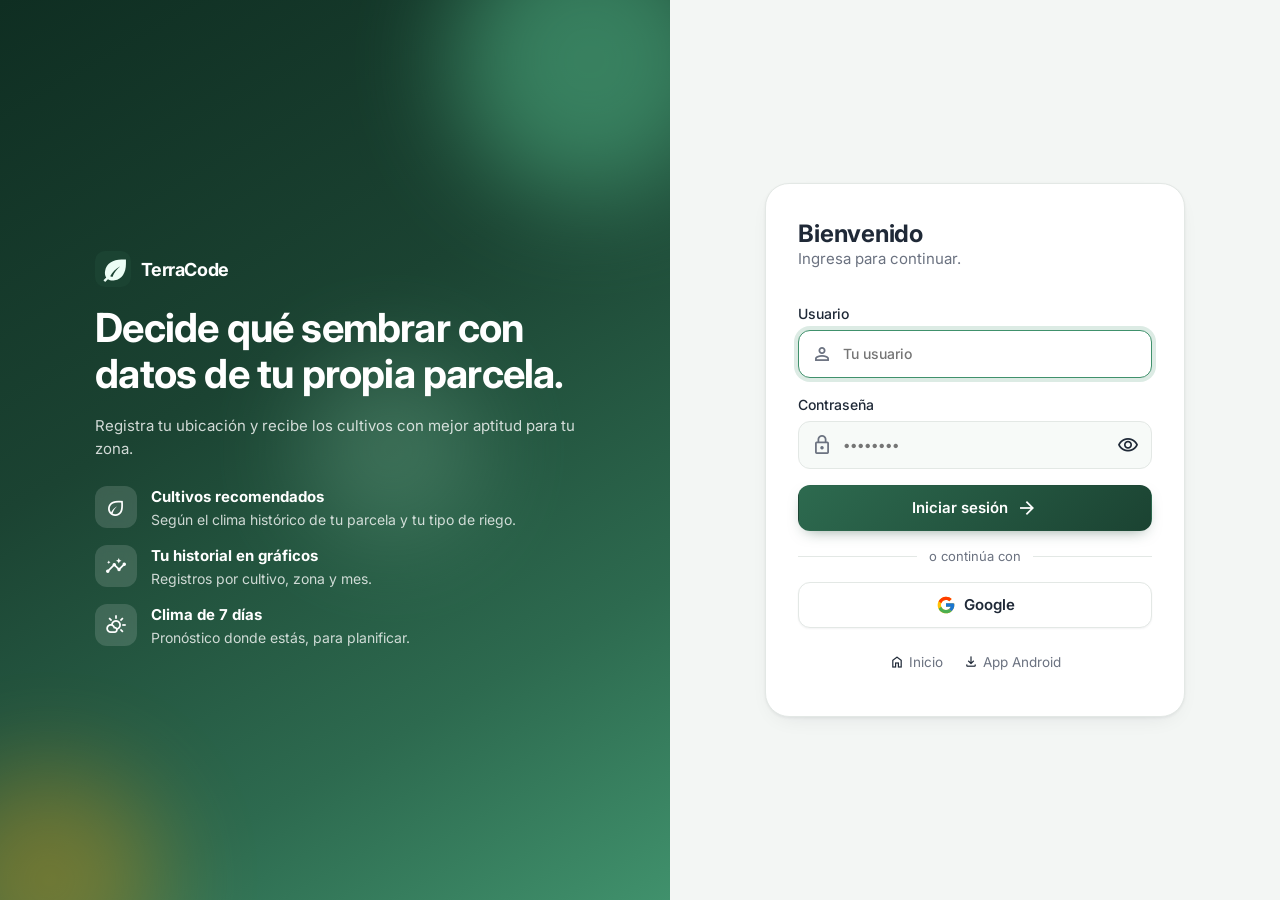
<file: web/index.html>
<!doctype html>
<html lang="es">
<head>
<meta charset="utf-8">
<meta name="viewport" content="width=device-width, initial-scale=1, viewport-fit=cover">
<meta name="theme-color" content="#F3F6F4" media="(prefers-color-scheme: light)">
<meta name="theme-color" content="#0B1310" media="(prefers-color-scheme: dark)">
<meta name="description" content="TerraCode: registra tus parcelas, recibe recomendaciones de cultivo y revisa el clima de tu zona.">
<title>TerraCode</title>
<link rel="icon" href="icon.svg" type="image/svg+xml">
<link rel="preconnect" href="https://fonts.googleapis.com">
<link rel="preconnect" href="https://fonts.gstatic.com" crossorigin>
<link rel="stylesheet" href="https://fonts.googleapis.com/css2?family=Inter:wght@400;500;600;700&display=swap">
<!-- Solo los íconos que usa la app (icon_names): unos pocos KB en vez de la fuente completa -->
<link rel="stylesheet" href="https://fonts.googleapis.com/css2?family=Material+Symbols+Outlined:opsz,wght,FILL,GRAD@24,400,0..1,0&icon_names=add,add_location_alt,agriculture,arrow_back,arrow_forward,calendar_today,check_circle,chevron_right,cloud,delete,download,eco,edit,error,expand_more,fact_check,foggy,grass,history,home,info,insights,lock,logout,map,my_location,open_in_new,partly_cloudy_day,person,place,public,rainy,refresh,star,sunny,thunderstorm,umbrella,visibility,visibility_off,warning,water_drop,waves,weather_snowy&display=block">
<link rel="stylesheet" href="styles.css">
<script src="config.js"></script>
<script type="module" src="app.js"></script>
</head>
<body>
<div id="app">
  <div class="cargando-inicial"><span class="spinner"></span></div>
</div>
<div id="toast" class="toast" role="status" aria-live="polite" hidden></div>
<noscript>Activa JavaScript para usar TerraCode.</noscript>
</body>
</html>
</file>
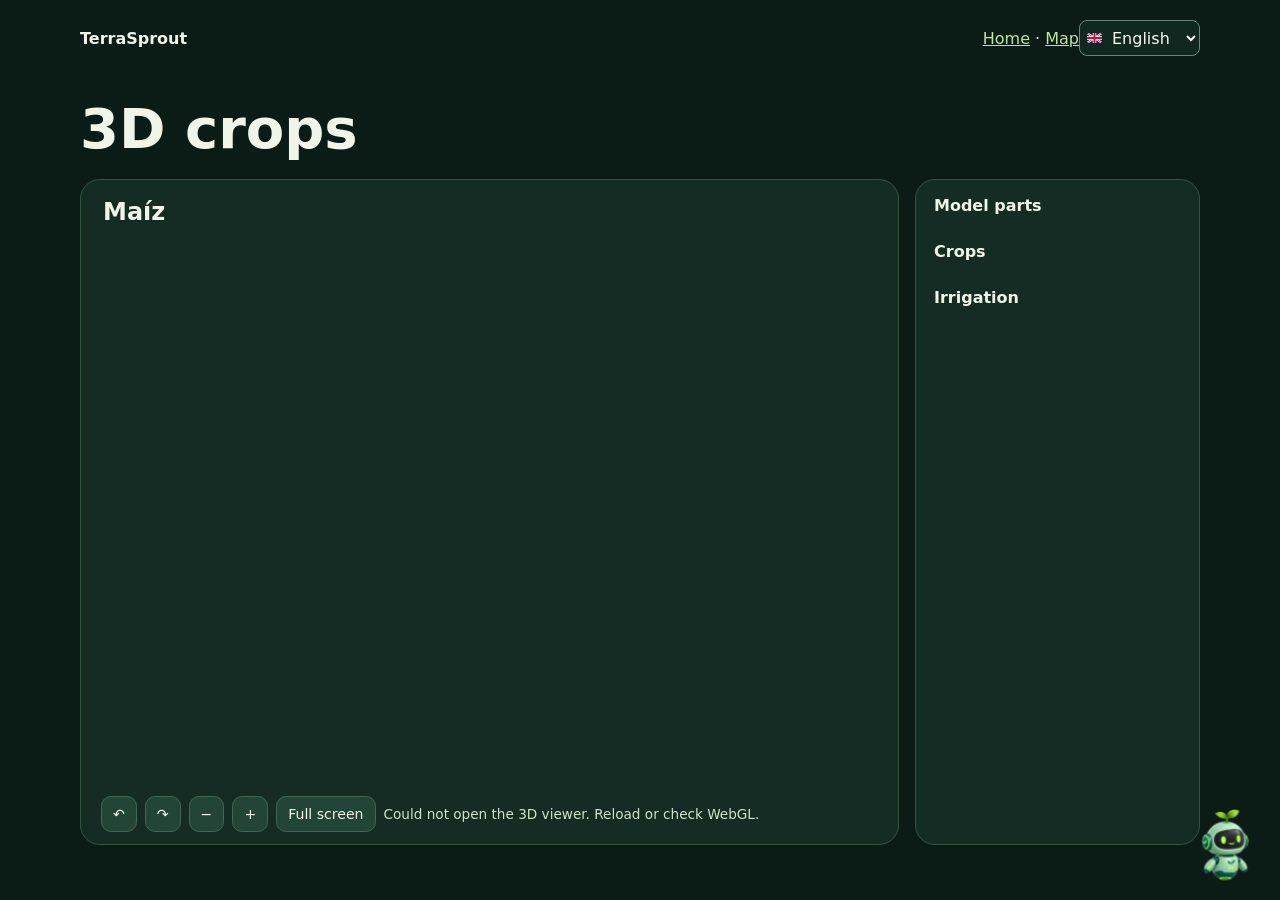
<file: src/assets/crops3d.html>
<!doctype html>
<html lang="es">
<meta charset="utf-8">
<meta name="viewport" content="width=device-width,initial-scale=1">
<title>Cultivos 3D · TerraSprout</title>
<link rel="stylesheet" href="./terra-language.css">
<script src="./terra-language.js"></script>
<script>
const viewerMode = new URLSearchParams(location.search).get("visor");
if (viewerMode === "chat" || viewerMode === "amplio") {
  document.documentElement.classList.add("chat-preview");
}
if (viewerMode === "amplio") document.documentElement.classList.add("expanded-preview");
</script>
<link rel="stylesheet" href="./assistant-globe.css?v=modal-2">
<script type="module" src="./assistant-launcher.js?v=modal-2"></script>
<style>
:root{color-scheme:dark;font:16px system-ui;background:#0b1c16;color:#f0f5e9}
body{margin:0}header,main{max-width:1120px;margin:auto;padding:20px}
header{display:flex;align-items:center;justify-content:space-between;gap:16px}
a{color:#bde69d}h1{margin:0 0 18px;font-size:clamp(2rem,5vw,3.5rem)}
.gallery{display:grid;grid-template-columns:minmax(0,1fr) 285px;gap:16px}
.stage,aside{background:#142c23;border:1px solid #355544;border-radius:20px}
.stage{overflow:hidden;position:relative}.stage h2{margin:0;padding:18px 22px}
#scene{height:clamp(310px,60vh,650px)}canvas{display:block;touch-action:none}
.actions{padding:12px 20px;display:flex;gap:8px;align-items:center;flex-wrap:wrap}
#status{color:#cee2cb;font-size:.85rem}
aside{padding:16px}fieldset{border:0;margin:0 0 18px;padding:0}
legend{font-weight:700;margin-bottom:9px} .choices{display:flex;flex-wrap:wrap;gap:6px}
button{font:inherit;font-size:.88rem;color:inherit;background:#234537;border:1px solid #426653;
border-radius:10px;padding:8px 11px;cursor:pointer;min-height:36px}
button[aria-pressed=true]{background:#bde69d;color:#112417;border-color:#bde69d}
button:focus-visible,a:focus-visible{outline:2px solid #fff;outline-offset:3px}
@media(max-width:680px){.gallery{grid-template-columns:1fr}header,main{padding:12px}}
.chat-preview header,.chat-preview h1,.chat-preview aside,.chat-preview .assistant-globe { display:none }
.chat-preview,.chat-preview body { height:100%; overflow:hidden }
.chat-preview main { padding:0; height:100% }
.chat-preview .gallery { display:block }
.chat-preview .gallery { height:100% }
.chat-preview .stage { border:0; border-radius:0; height:100%; display:grid; grid-template-rows:minmax(0,1fr) auto }
.chat-preview .stage h2 { position:absolute; top:0; left:0; z-index:1; font-size:.82rem; padding:8px 10px; pointer-events:none }
.chat-preview #scene { height:auto; min-height:0; overflow:hidden }
.chat-preview .actions { padding:3px 8px; gap:5px }
.chat-preview .actions button { min-height:32px; padding:4px 10px }
.chat-preview #status:not(.viewer-error) { display:none }
.chat-preview #status { font-size:.72rem }
.expanded-preview .stage h2 { font-size:clamp(1rem, 3vw, 1.55rem); padding:16px }
.expanded-preview .actions { padding:10px; justify-content:center }
.stage:fullscreen { width:100%; height:100%; background:#142c23 }
</style>
<header><strong>TerraSprout</strong><nav><a target="_top" href="/">Inicio</a> · <a target="_top" href="/mapa">Mapa</a></nav></header>
<main>
  <h1>Cultivos 3D</h1>
  <div class="gallery">
    <section class="stage" aria-labelledby="model-name">
      <h2 id="model-name">Maíz</h2>
      <div id="scene"></div>
      <div class="actions">
        <button id="left" aria-label="Girar a la izquierda">↶</button>
        <button id="right" aria-label="Girar a la derecha">↷</button>
        <button id="out" aria-label="Alejar">−</button>
        <button id="in" aria-label="Acercar">+</button>
        <button id="fullscreen" type="button" hidden>Pantalla completa</button>
        <span id="status" role="status">Cargando visor 3D…</span>
      </div>
    </section>
    <aside aria-label="Modelos y partes">
      <fieldset><legend>Partes del modelo</legend><div id="parts" class="choices"></div></fieldset>
      <fieldset><legend>Cultivos</legend><div id="crops" class="choices"></div></fieldset>
      <fieldset><legend>Sistemas de riego</legend><div id="water" class="choices"></div></fieldset>
    </aside>
  </div>
</main>
<a class="assistant-globe" href="/asistente" target="_top"
   aria-label="Abrir asistente agrícola" title="Abrir asistente agrícola"></a>
<script type="importmap">
{"imports":{"three":"https://cdn.jsdelivr.net/npm/three@0.179.1/build/three.module.js","three/addons/":"https://cdn.jsdelivr.net/npm/three@0.179.1/examples/jsm/"}}
</script>
<script type="module">
const status = document.querySelector("#status");
const { tr, url, selector } = window.terraLanguage;
const nav = document.querySelector("header nav");
const links = nav.querySelectorAll("a");
links[0].textContent = tr("Inicio", "Home");
links[1].textContent = tr("Mapa", "Map");
for (const link of links) link.href = url(link.href);
if (!document.documentElement.classList.contains("chat-preview")) selector(nav);
document.querySelector("h1").textContent = tr("Cultivos 3D", "3D crops");
document.querySelector("#parts").previousElementSibling.textContent = tr("Partes del modelo", "Model parts");
document.querySelector("#crops").previousElementSibling.textContent = tr("Cultivos", "Crops");
document.querySelector("#water").previousElementSibling.textContent = tr("Sistemas de riego", "Irrigation");
const full = document.querySelector("#fullscreen");
const stage = document.querySelector(".stage");
const embedded = viewerMode === "chat";
const frame = embedded ? window.frameElement : null;
const fullTarget = frame || stage;
const fullDocument = fullTarget.ownerDocument;
const updateFullLabel = () => {
  const label = fullDocument.fullscreenElement ? tr("Salir de pantalla completa", "Exit full screen")
    : tr("Pantalla completa", "Full screen");
  full.setAttribute("aria-label", label);
  full.title = label;
  full.textContent = embedded ? "⛶" : label;
};
const openExpanded = () => {
  const target = new URL(location.href);
  target.searchParams.set("visor", "amplio");
  window.open(target.href, "_blank", "noopener");
};
full.hidden = false;
updateFullLabel();
full.addEventListener("click", async () => {
  if (!fullDocument.fullscreenEnabled) {
    if (embedded) openExpanded();
    return;
  }
  try {
    if (fullDocument.fullscreenElement) await fullDocument.exitFullscreen();
    else await fullTarget.requestFullscreen();
  } catch (error) {
    if (embedded) openExpanded();
    console.warn("Fullscreen unavailable", error);
  }
});
fullDocument.addEventListener("fullscreenchange", updateFullLabel);
try {
  const [{ mountGallery }, { connectCropScene }] = await Promise.all([
    import("./crops3d.js?v=riego-5"), import("./crop-scene-state.js?v=riego-5"),
  ]);
  const params = new URLSearchParams(location.search);
  const viewer = mountGallery({ crop: params.get("cultivo"), irrigation: params.get("riego") });
  if (embedded) connectCropScene(viewer, params.get("estado"));
  status.textContent = tr("Arrastra para girar · desplaza para acercar", "Drag to rotate · scroll to zoom");
} catch (error) {
  status.classList.add("viewer-error");
  status.textContent = tr("No se pudo abrir el visor 3D. Recarga la página o comprueba WebGL.", "Could not open the 3D viewer. Reload or check WebGL.");
  console.error(error);
}
</script>
</html>
</file>
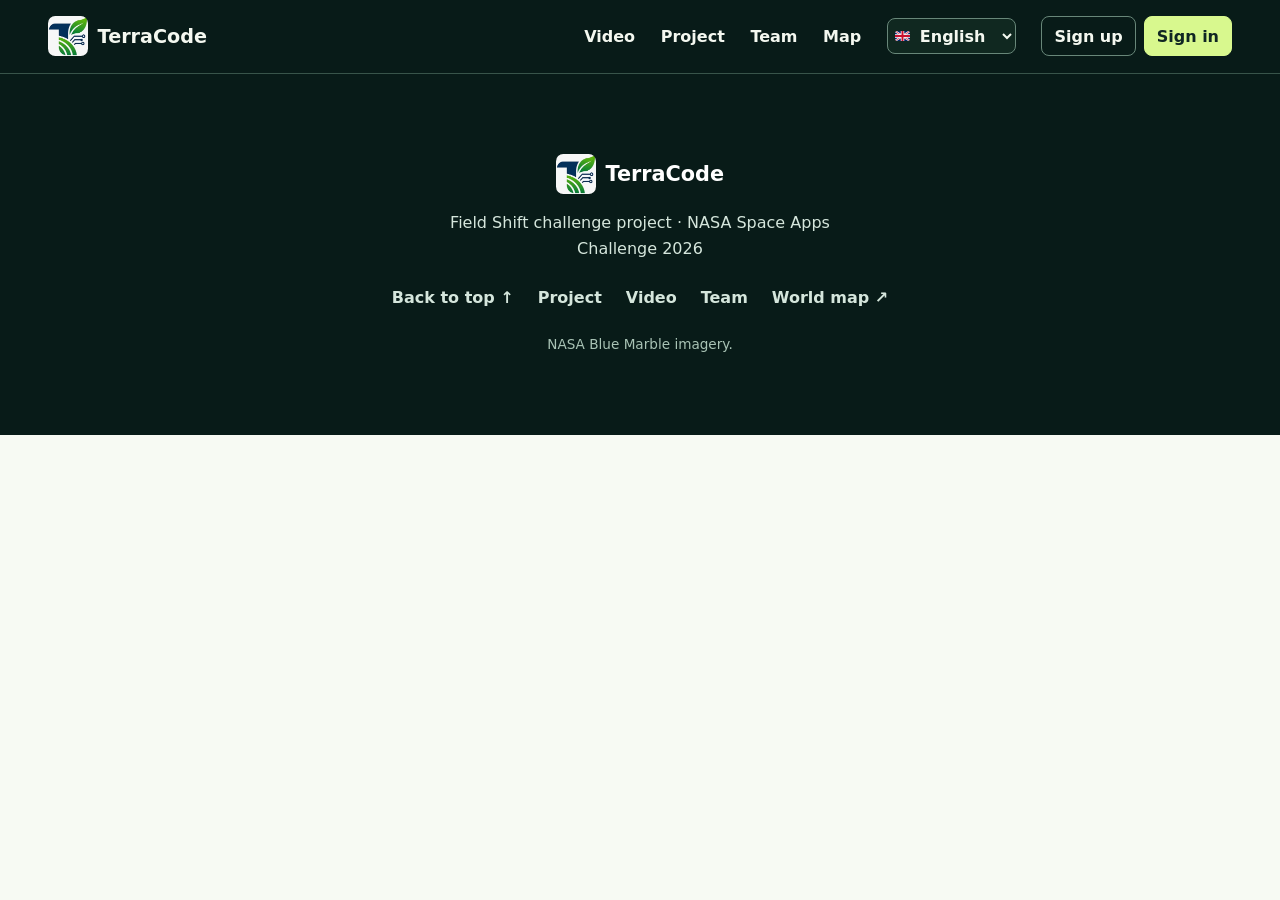
<file: src/assets/landing/chrome.html>
<!doctype html>
<html lang="es">
<head>
  <meta charset="utf-8">
  <meta name="viewport" content="width=device-width,initial-scale=1">
  <title>Navegación de TerraSprout</title>
  <link rel="stylesheet" href="styles.css">
  <link rel="stylesheet" href="../terra-language.css">
  <script src="../terra-language.js"></script>
  <script src="site-chrome.js" defer></script>
</head>
<body>
  <header data-site-header></header>
  <footer class="site-footer" data-site-footer></footer>
</body>
</html>
</file>
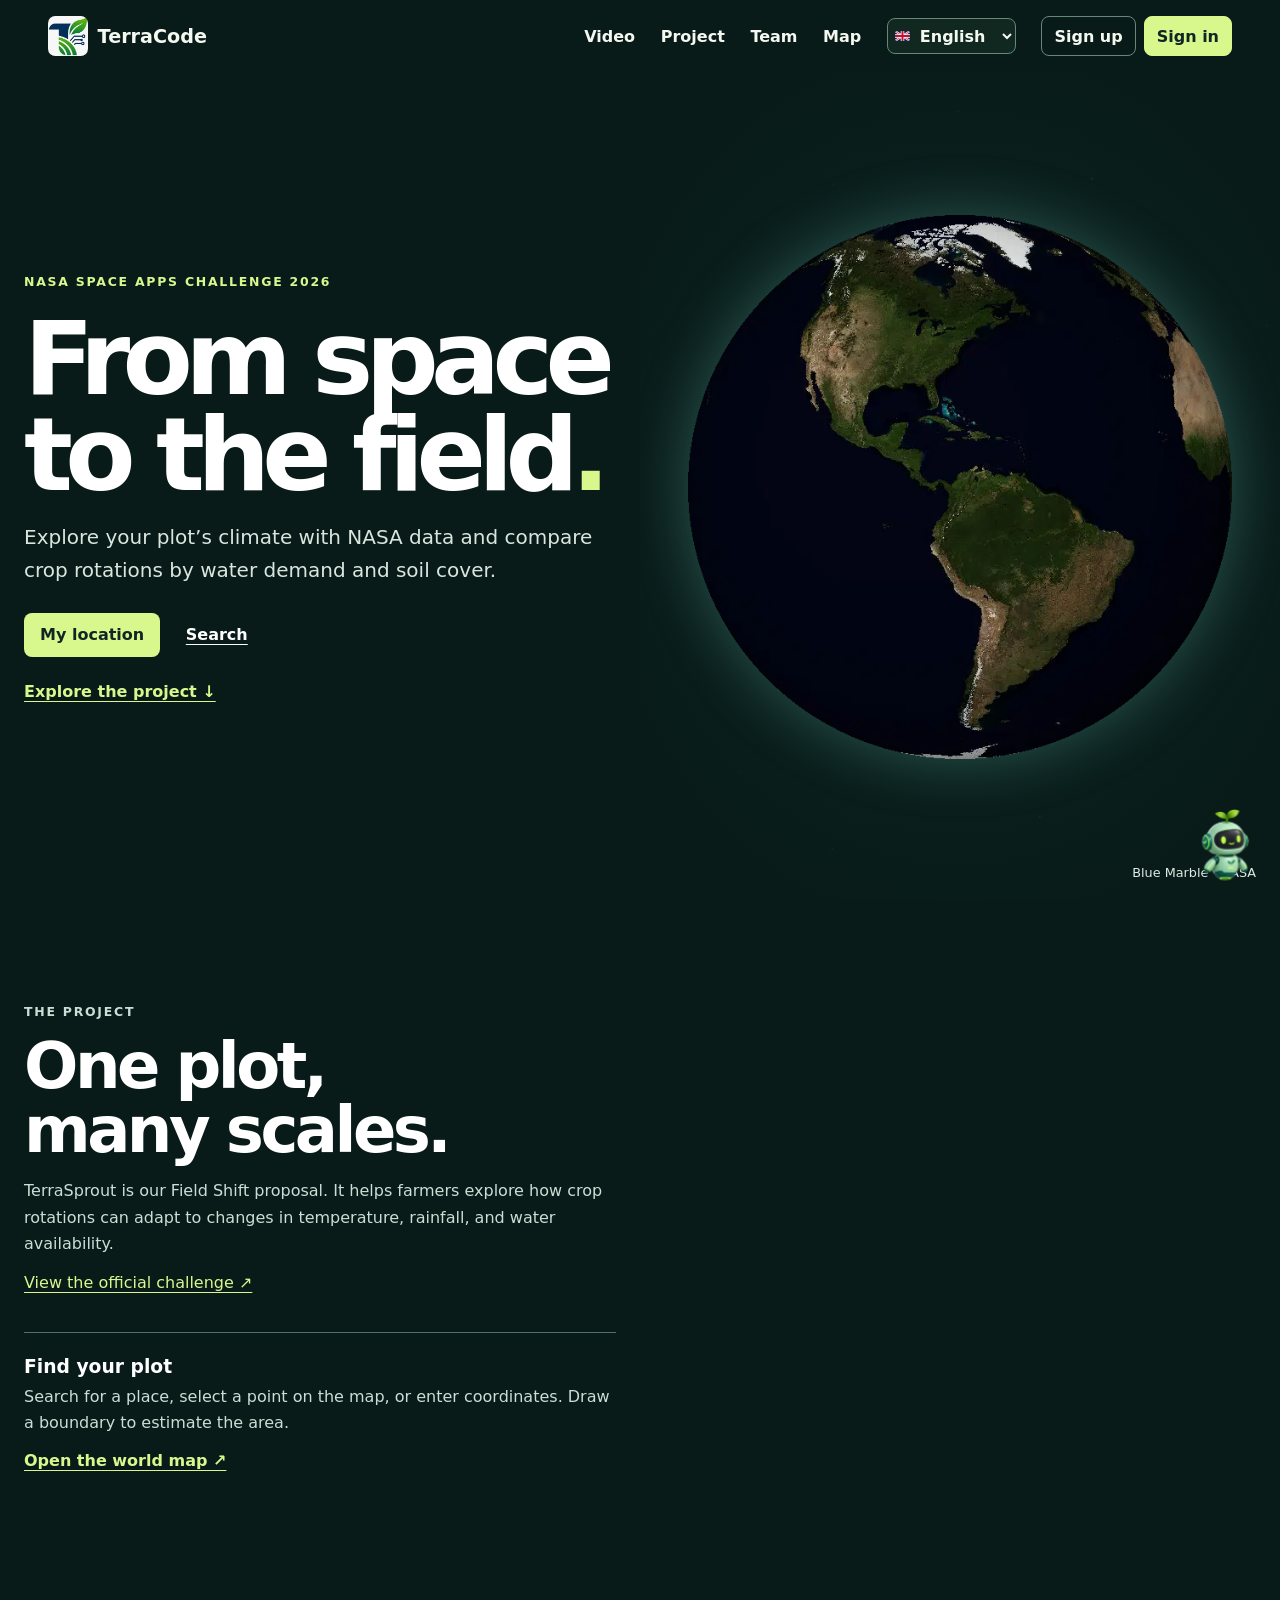
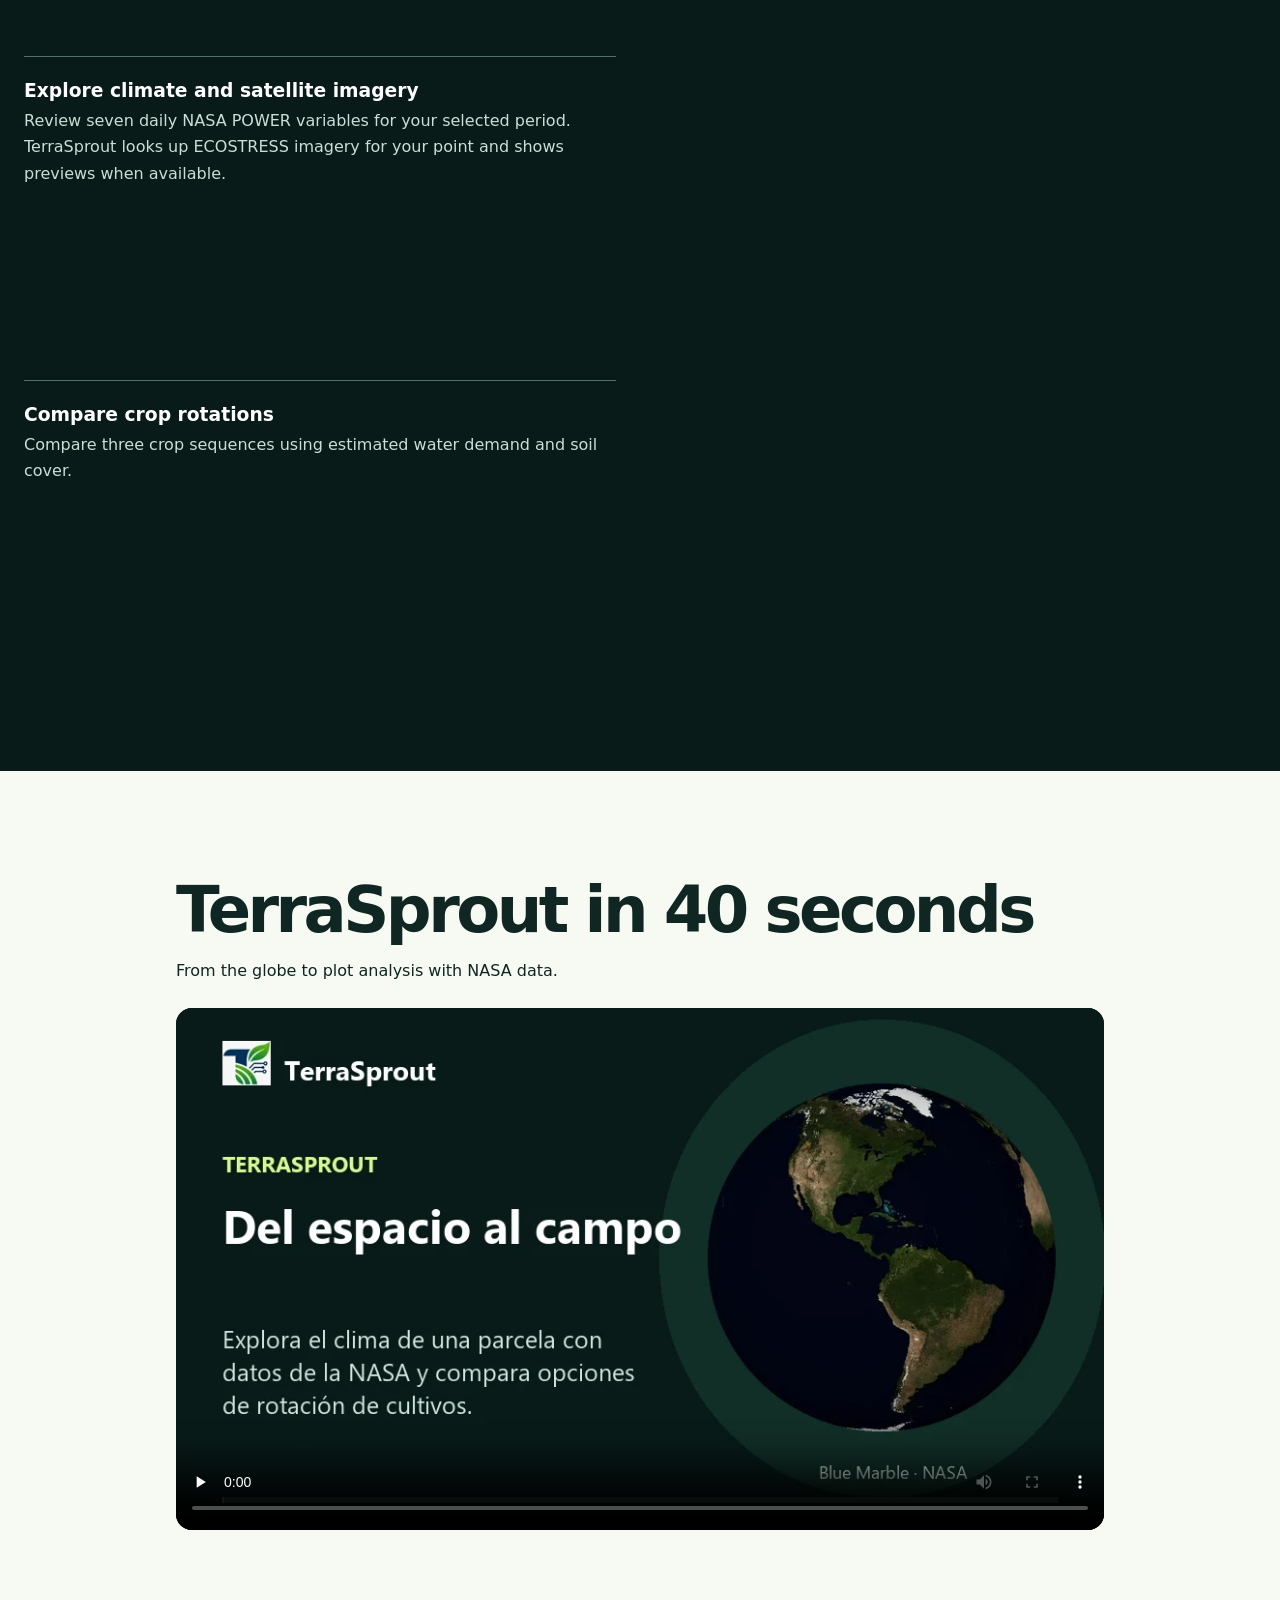
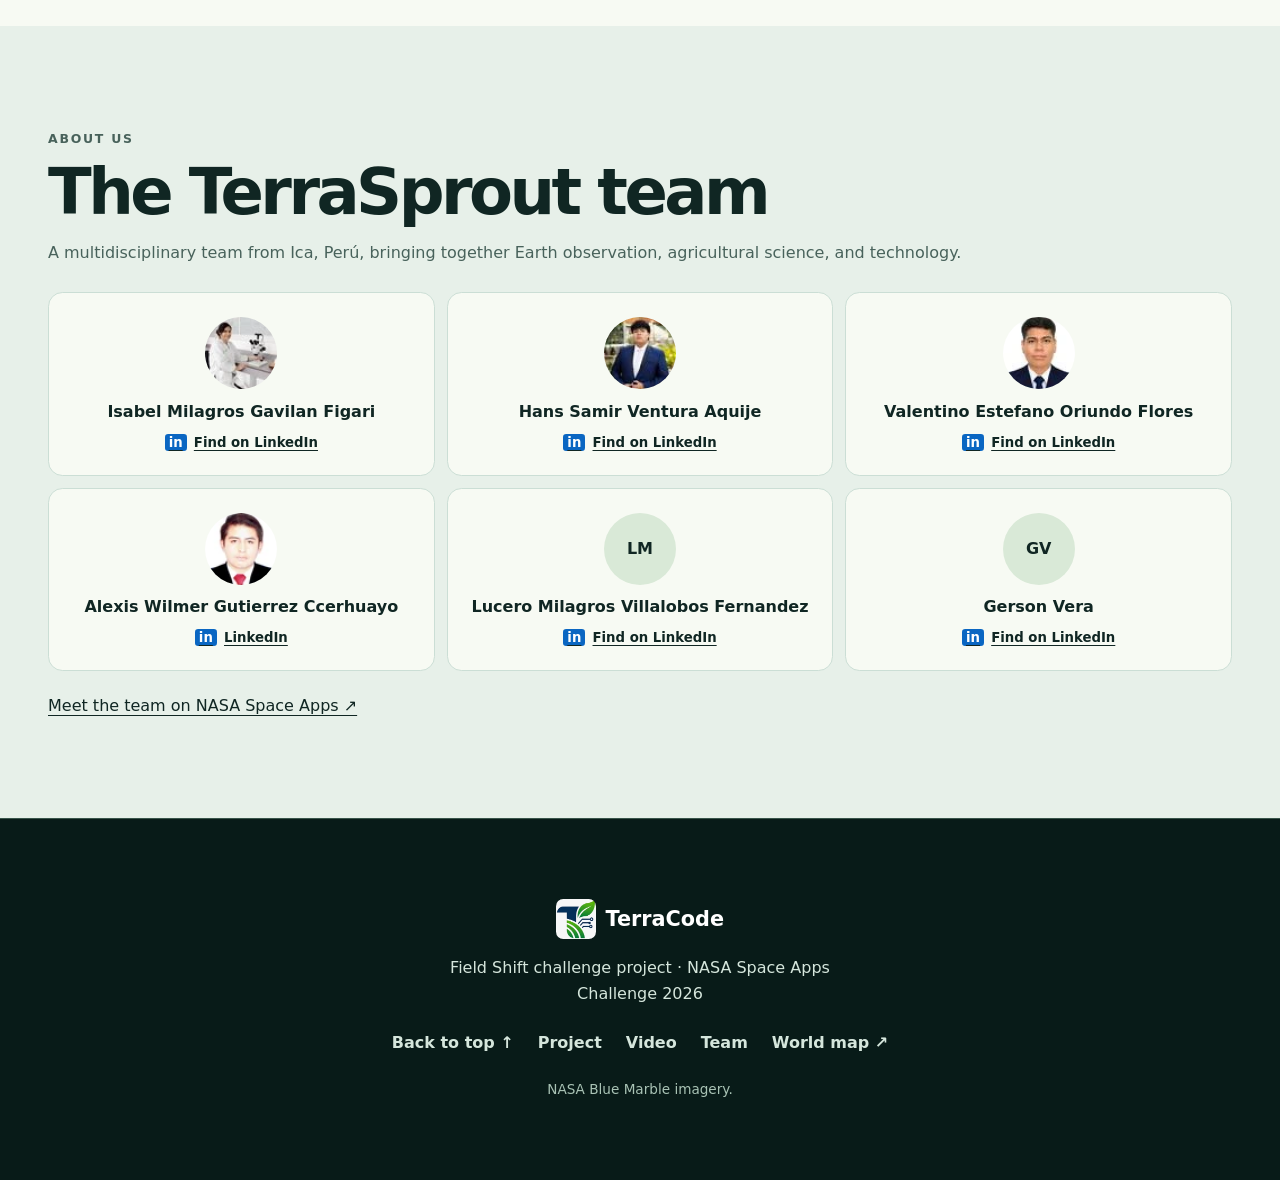
<file: src/assets/landing/inicio.html>
<!doctype html>
<html lang="es">
<head>
<meta charset="utf-8">
<meta name="viewport" content="width=device-width,initial-scale=1">
<meta name="description" content="Explora parcelas agrícolas con mapas y datos de la NASA.">
<title>TerraCode | NASA Space Apps Challenge</title>
<link rel="icon" href="logo.webp">
<link rel="stylesheet" href="styles.css">
<link rel="stylesheet" href="../terra-language.css">
<script src="../terra-language.js"></script>
<script src="team.js" defer></script>
<script src="site-chrome.js" defer></script>
<script src="header.js" defer></script>
<script src="journey.js" defer></script>
<script src="video.js" defer></script>
<script src="landing-language.js" defer></script>
<link rel="stylesheet" href="../assistant-globe.css?v=modal-2">
<script type="module" src="../assistant-launcher.js?v=modal-2"></script>
</head>
<body>
<header data-site-header></header>
<main id="inicio">
<div class="journey" data-journey>
<figure class="journey-stage">
  <img src="../earth--75.webp" width="512" height="512" alt="Imagen satelital de la Tierra">
  <figcaption>Blue Marble · NASA</figcaption>
</figure>
<section class="hero">
<div class="wrap">
<div>
<p class="label">NASA Space Apps Challenge 2026</p>
<h1>Del espacio<br>al campo<span>.</span></h1>
<p class="intro">Explora el clima de tu parcela con datos de la NASA y compara rotaciones de cultivo según la demanda de agua y la cobertura del suelo.</p>
<div class="links calls"><a class="action" href="../mapa?accion=ubicacion" target="_top">Mi ubicación</a><a href="../mapa?accion=buscar" target="_top">Buscar</a></div>
<a class="scroll-link" href="#proyecto">Conoce el proyecto ↓</a>
</div>
</div>
</section>
<section id="proyecto" class="wrap grid story">
<div class="story-heading">
<p class="label">El proyecto</p>
<h2>Datos del espacio,<br>para decisiones en la tierra.</h2>
<p>TerraCode transforma información climática y satelital en recomendaciones agrícolas fáciles de comprender. Nuestra propuesta para el reto Field Shift ayuda a productores y emprendedores a evaluar parcelas, anticiparse a las condiciones ambientales y planificar cultivos con mayor confianza.</p>
<a href="https://www.spaceappschallenge.org/2026/challenges/adapting-farms-with-nasa-data/" target="_blank" rel="noopener">Conocer el reto Field Shift  ↗</a>
</div>
<div class="steps">
<article><h3>Explora cualquier parcela del mundo</h3><p>Descripción:
Activa tu ubicación, busca una localidad o ingresa sus coordenadas. Selecciona el terreno en el mapa y obtén un análisis personalizado de sus condiciones agrícolas.</p><a href="../mapa" target="_top">Explorar el mapa mundial  ↗</a></article>
<article><h3>Comprende el clima de tu parcela</h3><p>Consulta variables de NASA POWER como temperatura, precipitaciones, humedad y radiación solar. Complementa el análisis con imágenes de ECOSTRESS para conocer mejor las condiciones del terreno durante el periodo seleccionado.</p></article>
<article><h3>Compara y planifica tus rotaciones</h3><p>Contrasta distintas secuencias de cultivo, conoce su demanda estimada de agua y evalúa cómo mantienen la cobertura del suelo. Planifica una producción más eficiente y sostenible.</p></article>
</div>
</section>
</div>
<section id="video" class="video-section" aria-labelledby="video-title">
  <div class="wrap">
    <h2 id="video-title">TerraCode en 40 segundos</h2>
    <p>Del planeta a tu parcela: conoce cómo convertimos datos de la NASA en información útil para tomar mejores decisiones agrícolas.</p>
    <div id="project-video" data-youtube-url="">
      <video controls playsinline preload="none" poster="video-poster.webp" width="960" height="540" aria-label="Video explicativo de TerraSprout">
        <source src="terrasprout.mp4" type="video/mp4">
        <track src="terrasprout-es.vtt" kind="subtitles" srclang="es" label="Español">
      </video>
    </div>
  </div>
</section>
<section id="equipo" class="team"><div class="wrap">
<p class="label">Quiénes somos</p>
<h2>Equipo TerraCode</h2>
<p>Somos un equipo multidisciplinario de Ica, Perú, unido por una misión: acercar la tecnología espacial a la agricultura y convertir datos complejos en decisiones útiles para el campo.</p>
<ul id="members" class="members" aria-label="Integrantes de TerraCode"></ul>
<a href="https://www.spaceappschallenge.org/2026/find-a-team/terrasprout/?tab=members" target="_blank" rel="noopener">Ver integrantes en NASA Space Apps ↗</a>
</div></section>
</main>
<footer class="site-footer" data-site-footer></footer>
<a class="assistant-globe" href="/asistente" target="_top"
   aria-label="Abrir asistente agrícola" title="Abrir asistente agrícola"></a>
</body>
</html>
</file>
<file: web/styles.css>
/* TerraCode web — escritorio (barra lateral) y celular (pestañas abajo), modo claro y oscuro */

:root {
  --primary: #1B4332;
  --primary-2: #2D6A4F;
  --primary-3: #40916C;
  --ink: #1B4332;              /* verde para textos e íconos */
  --primary-light: #ECFDF5;
  --accent: #D97706;
  --accent-dark: #B45309;
  --accent-light: #FEF3C7;
  --bg: #F3F6F4;
  --surface: #FFFFFF;
  --surface-2: #F7FAF8;
  --border: #E3E8E5;
  --text: #1F2937;
  --muted: #6B7280;
  --success: #16A34A;
  --warning: #EAB308;
  --danger: #DC2626;
  --danger-light: #FEF2F2;
  --info: #0284C7;
  --track: #E9EFEC;
  --radius: 18px;
  --radius-sm: 12px;
  --sidebar: 264px;
  --ease: cubic-bezier(.2, .8, .2, 1);
  --shadow-sm: 0 1px 2px rgba(16, 24, 40, .05);
  --shadow: 0 1px 3px rgba(16, 24, 40, .06), 0 8px 24px -12px rgba(16, 24, 40, .12);
  --shadow-lg: 0 20px 40px -16px rgba(27, 67, 50, .35);
  color-scheme: light;
}

@media (prefers-color-scheme: dark) {
  :root {
    --ink: #74C69D;
    --primary-light: rgba(116, 198, 157, .12);
    --accent-light: rgba(217, 119, 6, .16);
    --bg: #0B1310;
    --surface: #111C17;
    --surface-2: #15221C;
    --border: #22322A;
    --text: #E6EEEA;
    --muted: #94A39B;
    --danger-light: rgba(220, 38, 38, .14);
    --track: #1E2E26;
    --shadow-sm: none;
    --shadow: 0 1px 2px rgba(0, 0, 0, .4), 0 8px 24px -12px rgba(0, 0, 0, .6);
    --shadow-lg: 0 20px 40px -16px rgba(0, 0, 0, .7);
    color-scheme: dark;
  }
}

* { box-sizing: border-box; }
[hidden] { display: none !important; }
html, body { margin: 0; }
html { -webkit-tap-highlight-color: transparent; }
body {
  font-family: Inter, system-ui, -apple-system, "Segoe UI", Roboto, sans-serif;
  background: var(--bg);
  color: var(--text);
  font-size: 15px;
  line-height: 1.5;
  -webkit-font-smoothing: antialiased;
}
button, input, select, textarea { font: inherit; color: inherit; }
a { color: var(--ink); text-decoration: none; }
h1, h2, h3 { margin: 0; line-height: 1.2; letter-spacing: -.01em; }
h1 { font-size: 20px; font-weight: 700; }
h2 { font-size: 17px; font-weight: 600; }
h3 { font-size: 15px; font-weight: 600; }
p { margin: 0; }
:focus-visible { outline: 2px solid var(--primary-3); outline-offset: 2px; }

.ms {
  font-family: "Material Symbols Outlined";
  font-weight: normal; font-style: normal; font-size: 22px; line-height: 1;
  display: inline-block; white-space: nowrap; direction: ltr;
  font-feature-settings: "liga"; user-select: none; flex: none;
  font-variation-settings: "FILL" 0;
  transition: font-variation-settings .2s;
}
.ms.relleno { font-variation-settings: "FILL" 1; }
.ms.mini { font-size: 16px; }

.muted { color: var(--muted); }
.chico { font-size: 13px; }
.negrita { font-weight: 600; }
.fila { display: flex; align-items: center; gap: 12px; }
.fila.entre { justify-content: space-between; }
.fila.fin { justify-content: flex-end; }
.columna { display: flex; flex-direction: column; gap: 16px; }

/* ---------- Animaciones ---------- */
@keyframes entrar { from { opacity: 0; transform: translateY(14px); } to { opacity: 1; transform: none; } }
@keyframes aparecer { from { opacity: 0; } to { opacity: 1; } }
@keyframes crecerX { from { transform: scaleX(0); } }
@keyframes crecerY { from { transform: scaleY(0); } }
@keyframes brillo { 0% { background-position: 100% 0; } 100% { background-position: 0 0; } }
@keyframes girar { to { transform: rotate(360deg); } }
@keyframes flotar { 0%, 100% { transform: translateY(0); } 50% { transform: translateY(-8px); } }
@keyframes deriva { 0%, 100% { transform: translate(0, 0) scale(1); } 50% { transform: translate(30px, -20px) scale(1.08); } }
@keyframes latido { 0%, 100% { transform: scale(1); opacity: .5; } 50% { transform: scale(1.35); opacity: 0; } }
@keyframes subir { from { opacity: 0; transform: translate(-50%, 20px); } to { opacity: 1; transform: translate(-50%, 0); } }
@keyframes dialogo { from { opacity: 0; transform: translateY(16px) scale(.97); } to { opacity: 1; transform: none; } }

.vista > *, .escalonado > * {
  animation: entrar .5s var(--ease) both;
  animation-delay: calc(var(--i, 0) * 60ms);
}
.escalonado > * { animation-delay: calc(var(--i, 0) * 55ms + 80ms); }

@media (prefers-reduced-motion: reduce) {
  *, *::before, *::after { animation-duration: .01ms !important; animation-iteration-count: 1 !important; animation-delay: 0ms !important; transition-duration: .01ms !important; }
}

/* ---------- Botones ---------- */
.btn {
  display: inline-flex; align-items: center; justify-content: center; gap: 8px;
  min-height: 46px; padding: 0 20px; border-radius: 12px; border: 1px solid transparent;
  background: linear-gradient(135deg, var(--primary-2), var(--primary));
  color: #fff; font-weight: 600; cursor: pointer; white-space: nowrap;
  box-shadow: 0 6px 16px -8px rgba(27, 67, 50, .6);
  transition: transform .15s var(--ease), box-shadow .2s, filter .2s, background .2s;
}
.btn:hover { filter: brightness(1.08); box-shadow: 0 10px 22px -10px rgba(27, 67, 50, .7); }
.btn:active { transform: scale(.97); }
.btn:disabled { opacity: .6; cursor: default; transform: none; filter: none; }
.btn.secundario { background: var(--surface); color: var(--ink); border-color: var(--border); box-shadow: var(--shadow-sm); }
.btn.secundario:hover { background: var(--primary-light); filter: none; }
.btn.acento { background: linear-gradient(135deg, #F59E0B, var(--accent-dark)); box-shadow: 0 6px 16px -8px rgba(180, 83, 9, .7); }
.btn.rojo { background: var(--danger); box-shadow: none; }
.btn.peligro { background: transparent; color: var(--danger); border-color: color-mix(in srgb, var(--danger) 35%, transparent); box-shadow: none; }
.btn.peligro:hover { background: var(--danger-light); filter: none; }
.btn.claro { background: #fff; color: var(--primary); box-shadow: 0 8px 20px -10px rgba(0, 0, 0, .4); }
.btn.bloque { width: 100%; }
.btn.chico { min-height: 36px; padding: 0 12px; font-size: 13.5px; border-radius: 10px; }
.icono-btn {
  width: 40px; height: 40px; border-radius: 12px; border: 0; background: transparent; flex: none;
  display: inline-flex; align-items: center; justify-content: center; cursor: pointer; color: var(--text);
  transition: background .15s, transform .15s;
}
.icono-btn:hover { background: var(--primary-light); color: var(--ink); }
.icono-btn:active { transform: scale(.92); }
.enlace { font-size: 14px; font-weight: 600; display: inline-flex; align-items: center; gap: 2px; }
.enlace:hover { text-decoration: underline; }

/* ---------- Estructura ---------- */
.shell { min-height: 100vh; min-height: 100dvh; }
.principal { min-width: 0; display: flex; flex-direction: column; min-height: 100dvh; }

.lateral {
  display: none; position: fixed; inset: 0 auto 0 0; width: var(--sidebar); z-index: 20;
  flex-direction: column; gap: 20px; padding: 22px 16px;
  background: var(--surface); border-right: 1px solid var(--border);
}
.logo { display: flex; align-items: center; gap: 10px; font-weight: 700; font-size: 18px; color: var(--text); letter-spacing: -.02em; }
.logo img { width: 36px; height: 36px; border-radius: 10px; }
.nav-lateral { display: flex; flex-direction: column; gap: 4px; }
.nav-lateral a {
  display: flex; align-items: center; gap: 12px; padding: 10px 12px; border-radius: 12px;
  color: var(--muted); font-weight: 500; position: relative; transition: background .15s, color .15s;
}
.nav-lateral a:hover { background: var(--surface-2); color: var(--text); }
.nav-lateral a.activo { background: var(--primary-light); color: var(--ink); font-weight: 600; }
.nav-lateral a.activo .ms { font-variation-settings: "FILL" 1; }
.nav-lateral a.activo::before { content: ""; position: absolute; left: -16px; top: 8px; bottom: 8px; width: 4px; border-radius: 0 4px 4px 0; background: var(--ink); }
.nav-lateral .externo { margin-left: auto; opacity: .6; }
.perfil { margin-top: auto; display: flex; align-items: center; gap: 10px; padding: 10px; border-radius: 14px; background: var(--surface-2); border: 1px solid var(--border); }
.perfil-texto { min-width: 0; flex: 1; display: flex; flex-direction: column; }
.perfil-texto strong, .perfil-texto span { overflow: hidden; text-overflow: ellipsis; white-space: nowrap; font-size: 14px; }
.avatar {
  width: 38px; height: 38px; border-radius: 12px; flex: none; display: flex; align-items: center; justify-content: center;
  background: linear-gradient(135deg, var(--primary-3), var(--primary)); color: #fff; font-weight: 700; font-size: 14px;
}

.cabecera {
  position: sticky; top: 0; z-index: 10;
  display: flex; align-items: center; gap: 8px;
  padding: 10px 12px; padding-top: max(10px, env(safe-area-inset-top));
  background: color-mix(in srgb, var(--bg) 82%, transparent);
  backdrop-filter: saturate(1.6) blur(14px); -webkit-backdrop-filter: saturate(1.6) blur(14px);
  border-bottom: 1px solid color-mix(in srgb, var(--border) 70%, transparent);
}
.cabecera .titulos { flex: 1; min-width: 0; }
.cabecera h1 { font-size: 18px; overflow: hidden; text-overflow: ellipsis; white-space: nowrap; }
.cabecera .logo-movil img { width: 34px; height: 34px; border-radius: 10px; display: block; }
.shell.en-inicio .atras, .shell:not(.en-inicio) .logo-movil { display: none; }

.pagina { width: 100%; max-width: 1120px; margin: 0 auto; padding: 18px 16px calc(110px + env(safe-area-inset-bottom)); display: flex; flex-direction: column; gap: 18px; }

/* Pestañas (celular) */
.tabs {
  position: fixed; left: 0; right: 0; bottom: 0; z-index: 15;
  display: grid; grid-template-columns: repeat(5, 1fr); align-items: end;
  padding: 6px 6px calc(6px + env(safe-area-inset-bottom));
  background: color-mix(in srgb, var(--surface) 88%, transparent);
  backdrop-filter: saturate(1.6) blur(16px); -webkit-backdrop-filter: saturate(1.6) blur(16px);
  border-top: 1px solid var(--border);
}
.tabs a { display: flex; flex-direction: column; align-items: center; gap: 2px; padding: 6px 0 2px; font-size: 11px; font-weight: 500; color: var(--muted); transition: color .15s; }
.tabs a .ms { padding: 3px 16px; border-radius: 999px; transition: background .2s, font-variation-settings .2s; }
.tabs a.activo { color: var(--ink); font-weight: 600; }
.tabs a.activo .ms { background: var(--primary-light); font-variation-settings: "FILL" 1; }
.tabs a.fab .ms { padding: 0; background: none; }
.fab-btn {
  width: 54px; height: 54px; margin-top: -26px; border-radius: 18px; display: flex; align-items: center; justify-content: center;
  background: linear-gradient(135deg, var(--primary-3), var(--primary)); color: #fff; box-shadow: var(--shadow-lg);
  border: 4px solid var(--bg); transition: transform .2s var(--ease);
}
.tabs a.fab:active .fab-btn { transform: scale(.92); }
.tabs a.fab.activo .fab-btn { background: linear-gradient(135deg, #F59E0B, var(--accent-dark)); }

@media (min-width: 960px) {
  .lateral { display: flex; }
  .principal { margin-left: var(--sidebar); }
  .tabs, .solo-movil, .cabecera .atras, .cabecera .logo-movil { display: none !important; }
  .cabecera { padding: 18px 32px; }
  .cabecera h1 { font-size: 22px; }
  .pagina { padding: 26px 32px 48px; gap: 22px; }
}

/* ---------- Tarjetas ---------- */
.tarjeta {
  background: var(--surface); border: 1px solid var(--border); border-radius: var(--radius); padding: 18px;
  box-shadow: var(--shadow);
}
.tarjeta.plana { box-shadow: var(--shadow-sm); }
.tarjeta-titulo { display: flex; align-items: center; gap: 10px; }
.tarjeta-titulo .ms { color: var(--ink); }
.interactiva { transition: transform .2s var(--ease), box-shadow .2s, border-color .2s; }
.interactiva:hover { transform: translateY(-3px); box-shadow: var(--shadow-lg); border-color: color-mix(in srgb, var(--primary-3) 45%, var(--border)); }

/* ---------- Formularios ---------- */
label.campo { display: flex; flex-direction: column; gap: 6px; font-size: 14px; font-weight: 500; }
.input, select.input, textarea.input {
  width: 100%; min-height: 48px; padding: 12px 14px; border-radius: 12px;
  border: 1px solid var(--border); background: var(--surface-2); outline: none;
  transition: border-color .15s, box-shadow .15s, background .15s;
}
textarea.input { min-height: 88px; resize: vertical; }
.input:hover { border-color: color-mix(in srgb, var(--primary-3) 35%, var(--border)); }
.input:focus { border-color: var(--primary-3); background: var(--surface); box-shadow: 0 0 0 4px color-mix(in srgb, var(--primary-3) 18%, transparent); }
.con-icono { position: relative; }
.con-icono .input { padding-left: 44px; }
.con-icono > .ms { position: absolute; left: 13px; top: 50%; transform: translateY(-50%); color: var(--muted); pointer-events: none; }
.con-icono .ver { position: absolute; right: 4px; top: 50%; transform: translateY(-50%); }

/* ---------- Avisos, carga ---------- */
.aviso { display: flex; gap: 10px; align-items: flex-start; padding: 12px 14px; border-radius: 12px; font-size: 14px; animation: entrar .35s var(--ease) both; }
.aviso .ms { font-size: 20px; }
.aviso.error { background: var(--danger-light); color: #B91C1C; }
.aviso.atencion { background: var(--accent-light); color: var(--accent-dark); }
.aviso.info { background: color-mix(in srgb, var(--info) 12%, transparent); color: var(--info); }
.aviso.ok { background: var(--primary-light); color: var(--ink); }
@media (prefers-color-scheme: dark) { .aviso.error { color: #FCA5A5; } .aviso.atencion { color: #FBBF24; } .aviso.info { color: #7DD3FC; } }

.spinner {
  width: 22px; height: 22px; border-radius: 50%; display: inline-block; flex: none;
  border: 3px solid color-mix(in srgb, var(--primary-3) 25%, transparent); border-top-color: var(--primary-3);
  animation: girar .8s linear infinite;
}
.btn .spinner { width: 18px; height: 18px; border-color: rgba(255, 255, 255, .35); border-top-color: #fff; }
.cargando { display: flex; align-items: center; justify-content: center; gap: 12px; padding: 40px 16px; color: var(--muted); }
.cargando-inicial { min-height: 100vh; display: flex; align-items: center; justify-content: center; }

.esqueleto {
  border-radius: 12px; min-height: 16px;
  background: linear-gradient(90deg, var(--surface-2) 25%, var(--track) 50%, var(--surface-2) 75%);
  background-size: 300% 100%; animation: brillo 1.3s ease-in-out infinite;
}

.vacio { text-align: center; padding: 36px 16px; display: flex; flex-direction: column; align-items: center; gap: 12px; color: var(--muted); }
.vacio .burbuja-grande { width: 76px; height: 76px; border-radius: 24px; display: flex; align-items: center; justify-content: center; background: var(--primary-light); color: var(--ink); animation: flotar 3.5s ease-in-out infinite; }
.vacio .burbuja-grande .ms { font-size: 38px; }

/* ---------- Login ---------- */
.login { min-height: 100vh; min-height: 100dvh; display: flex; flex-direction: column; background: var(--bg); }
.login-hero {
  position: relative; overflow: hidden; color: #fff;
  background: linear-gradient(150deg, #0F2E22 0%, var(--primary) 40%, var(--primary-2) 75%, var(--primary-3) 100%);
  padding: calc(28px + env(safe-area-inset-top)) 24px 56px;
}
.blob { position: absolute; border-radius: 50%; filter: blur(50px); opacity: .55; animation: deriva 14s ease-in-out infinite; pointer-events: none; }
.blob.b1 { width: 280px; height: 280px; background: #52B788; top: -80px; right: -60px; }
.blob.b2 { width: 220px; height: 220px; background: #F59E0B; bottom: -90px; left: -60px; opacity: .35; animation-delay: -5s; }
.blob.b3 { width: 180px; height: 180px; background: #95D5B2; top: 40%; left: 45%; opacity: .25; animation-delay: -9s; }
.login-hero-in { position: relative; display: flex; flex-direction: column; gap: 18px; max-width: 480px; }
.login-hero .logo { color: #fff; }
.login-hero h2 { font-size: 26px; font-weight: 700; letter-spacing: -.02em; line-height: 1.15; }
.login-hero .bajada { color: rgba(255, 255, 255, .8); }
.beneficios { list-style: none; margin: 8px 0 0; padding: 0; display: none; flex-direction: column; gap: 14px; }
.beneficios li { display: flex; gap: 14px; align-items: flex-start; animation: entrar .6s var(--ease) both; animation-delay: calc(var(--i) * 120ms + 200ms); }
.beneficios .ms { width: 42px; height: 42px; border-radius: 12px; display: flex; align-items: center; justify-content: center; background: rgba(255, 255, 255, .14); backdrop-filter: blur(6px); }
.beneficios strong { display: block; }
.beneficios span.txt { color: rgba(255, 255, 255, .78); font-size: 14px; }
.login-panel { flex: 1; display: flex; justify-content: center; padding: 0 16px 32px; margin-top: -32px; position: relative; }
.login-form {
  width: 100%; max-width: 420px; display: flex; flex-direction: column; gap: 16px;
  background: var(--surface); border: 1px solid var(--border); border-radius: 24px; padding: 28px 22px;
  box-shadow: var(--shadow-lg); animation: entrar .6s var(--ease) both; align-self: flex-start;
}
.login-form h1 { font-size: 24px; }
.separador { display: flex; align-items: center; gap: 12px; color: var(--muted); font-size: 13px; }
.separador::before, .separador::after { content: ""; flex: 1; height: 1px; background: var(--border); }
.btn.google { background: var(--surface); color: var(--text); border-color: var(--border); box-shadow: var(--shadow-sm); }
.btn.google:hover { background: var(--surface-2); filter: none; }
.btn.google svg { width: 20px; height: 20px; }
.enlaces { display: flex; justify-content: center; gap: 20px; font-size: 13.5px; }
.enlaces a { display: inline-flex; align-items: center; gap: 4px; color: var(--muted); }
.enlaces a:hover { color: var(--ink); }
.pulso { position: relative; width: 64px; height: 64px; margin: 8px auto; display: flex; align-items: center; justify-content: center; }
.pulso::before { content: ""; position: absolute; inset: 0; border-radius: 50%; background: var(--primary-3); animation: latido 1.6s ease-out infinite; }
.pulso img { width: 48px; height: 48px; border-radius: 14px; position: relative; }

@media (min-width: 960px) {
  .login { display: grid; grid-template-columns: 1.1fr 1fr; }
  .login-hero { display: flex; align-items: center; justify-content: center; padding: 48px; }
  .login-hero h2 { font-size: 40px; }
  .beneficios { display: flex; }
  .login-panel { margin: 0; align-items: center; padding: 48px; }
  .login-form { align-self: center; padding: 36px 32px; box-shadow: var(--shadow); }
}

/* ---------- Inicio ---------- */
.hero {
  position: relative; overflow: hidden; border-radius: 24px; color: #fff; padding: 24px;
  background: linear-gradient(135deg, var(--primary) 0%, var(--primary-2) 60%, var(--primary-3) 100%);
  box-shadow: var(--shadow-lg); display: flex; align-items: center; gap: 16px;
}
.hero::after { content: ""; position: absolute; width: 260px; height: 260px; right: -60px; top: -110px; border-radius: 50%; background: radial-gradient(circle, rgba(255, 255, 255, .18), transparent 70%); }
.hero-texto { position: relative; z-index: 1; display: flex; flex-direction: column; gap: 6px; align-items: flex-start; flex: 1; }
.hero-fecha { font-size: 13px; color: rgba(255, 255, 255, .75); }
.hero-fecha::first-letter { text-transform: uppercase; }
.hero h2 { font-size: 26px; font-weight: 700; letter-spacing: -.02em; }
.hero p { color: rgba(255, 255, 255, .85); }
.hero .btn { margin-top: 12px; }
.hero-deco { position: relative; z-index: 1; display: none; }
.hero-deco .ms { font-size: 120px; opacity: .22; animation: flotar 5s ease-in-out infinite; font-variation-settings: "FILL" 1; }
@media (min-width: 640px) { .hero { padding: 32px; } .hero h2 { font-size: 32px; } .hero-deco { display: block; } }

.home-grid { display: grid; gap: 18px; }
@media (min-width: 960px) { .home-grid { grid-template-columns: 1.25fr 1fr; align-items: start; } }
.seccion { font-size: 15px; color: var(--muted); font-weight: 600; text-transform: uppercase; letter-spacing: .06em; font-size: 12px; }
.menu { display: grid; grid-template-columns: repeat(2, 1fr); gap: 12px; }
.opcion {
  display: flex; flex-direction: column; gap: 12px; align-items: flex-start; text-align: left;
  padding: 18px; border-radius: var(--radius); border: 1px solid var(--border); background: var(--surface);
  color: var(--text); box-shadow: var(--shadow); position: relative; overflow: hidden;
}
.opcion .burbuja { width: 46px; height: 46px; border-radius: 14px; display: flex; align-items: center; justify-content: center; background: var(--primary-light); color: var(--ink); transition: transform .3s var(--ease); }
.opcion:hover .burbuja { transform: scale(1.08) rotate(-4deg); }
.opcion .flecha { position: absolute; right: 14px; top: 18px; color: var(--muted); opacity: 0; transform: translateX(-6px); transition: opacity .2s, transform .2s; }
.opcion:hover .flecha { opacity: 1; transform: none; }
.opcion.ambar .burbuja { background: var(--accent-light); color: var(--accent-dark); }
.opcion.azul .burbuja { background: color-mix(in srgb, var(--info) 14%, transparent); color: var(--info); }
.opcion.violeta .burbuja { background: color-mix(in srgb, #7C3AED 14%, transparent); color: #8B5CF6; }

.mini { display: flex; align-items: center; gap: 12px; padding: 10px; margin: 0 -10px; border-radius: 12px; color: var(--text); transition: background .15s; }
.mini:hover { background: var(--surface-2); }
.mini-ic { width: 40px; height: 40px; border-radius: 12px; display: flex; align-items: center; justify-content: center; background: var(--primary-light); color: var(--ink); flex: none; }
.mini-texto { flex: 1; min-width: 0; display: flex; flex-direction: column; }
.mini-texto span { overflow: hidden; text-overflow: ellipsis; white-space: nowrap; }

/* ---------- Nuevo registro ---------- */
.dos-col { display: grid; gap: 18px; }
@media (min-width: 960px) { .dos-col { grid-template-columns: minmax(0, 1fr) minmax(0, 1.15fr); align-items: start; } .dos-col > .pegado { position: sticky; top: 96px; } }
.paso-num {
  width: 30px; height: 30px; border-radius: 10px; display: inline-flex; align-items: center; justify-content: center;
  font-size: 14px; font-weight: 700; background: var(--primary-light); color: var(--ink); flex: none; transition: background .3s, color .3s;
}
.paso.listo .paso-num { background: var(--primary-2); color: #fff; }
.mapa { width: 100%; height: 180px; border: 0; border-radius: 14px; display: block; background: var(--surface-2); animation: aparecer .6s ease both; }
.coords { font-variant-numeric: tabular-nums; font-weight: 600; }

.segmentos { display: grid; grid-template-columns: repeat(3, 1fr); gap: 8px; }
.segmentos label {
  display: flex; flex-direction: column; align-items: center; justify-content: center; gap: 4px; text-align: center;
  min-height: 72px; padding: 8px 6px; border-radius: 14px; border: 1px solid var(--border); background: var(--surface-2);
  cursor: pointer; font-size: 12.5px; font-weight: 500; transition: all .2s var(--ease);
}
.segmentos label:hover { border-color: var(--primary-3); }
.segmentos input { position: absolute; opacity: 0; pointer-events: none; }
.segmentos label:has(input:checked) { background: linear-gradient(135deg, var(--primary-2), var(--primary)); color: #fff; border-color: transparent; box-shadow: 0 8px 18px -10px rgba(27, 67, 50, .8); transform: translateY(-1px); }
.segmentos label:has(input:checked) .ms { font-variation-settings: "FILL" 1; }
.segmentos label:has(input:focus-visible) { outline: 2px solid var(--primary-3); outline-offset: 2px; }

.analizando { display: flex; flex-direction: column; align-items: center; gap: 14px; padding: 28px 12px; text-align: center; }
.analizando .orbe { width: 72px; height: 72px; border-radius: 50%; display: flex; align-items: center; justify-content: center; position: relative; background: var(--primary-light); color: var(--ink); }
.analizando .orbe::before { content: ""; position: absolute; inset: -6px; border-radius: 50%; border: 3px solid transparent; border-top-color: var(--primary-3); border-right-color: var(--primary-3); animation: girar 1.1s linear infinite; }
.analizando .orbe .ms { font-size: 34px; animation: flotar 2.4s ease-in-out infinite; }
.analizando .fase { font-weight: 600; min-height: 1.5em; animation: aparecer .4s ease both; }

.cultivo {
  display: flex; align-items: center; gap: 12px; padding: 14px; border-radius: 14px;
  border: 1px solid var(--border); background: var(--surface); cursor: pointer; transition: border-color .2s, background .2s, transform .15s;
}
.cultivo:hover { border-color: var(--primary-3); }
.cultivo:active { transform: scale(.99); }
.cultivo:has(input:checked) { border-color: var(--primary-3); background: var(--primary-light); box-shadow: 0 0 0 1px var(--primary-3) inset; }
.cultivo input { accent-color: var(--primary-2); width: 18px; height: 18px; margin: 0; flex: none; }
.cultivo .nombre { flex: 1; min-width: 0; }
.barra-puntaje { height: 8px; border-radius: 4px; background: var(--track); overflow: hidden; margin-top: 8px; }
.barra-puntaje > span { display: block; height: 100%; border-radius: 4px; background: linear-gradient(90deg, var(--primary-3), var(--primary-2)); transform-origin: left; animation: crecerX .9s var(--ease) both; animation-delay: calc(var(--i, 0) * 80ms + 150ms); }
.barra-puntaje.medio > span { background: linear-gradient(90deg, #FBBF24, var(--accent)); }
.barra-puntaje.bajo > span { background: linear-gradient(90deg, #9CA3AF, #6B7280); }
.puntaje { font-weight: 700; font-size: 18px; font-variant-numeric: tabular-nums; min-width: 40px; text-align: right; }
.etiqueta { display: inline-flex; align-items: center; gap: 4px; font-size: 11.5px; font-weight: 600; padding: 3px 9px; border-radius: 999px; background: var(--accent-light); color: var(--accent-dark); white-space: nowrap; }
.etiqueta .ms { font-size: 14px; }
.etiqueta.verde { background: var(--primary-light); color: var(--ink); }
.etiqueta.gris { background: var(--surface-2); color: var(--muted); border: 1px solid var(--border); }
@media (prefers-color-scheme: dark) { .etiqueta { color: #FBBF24; } }

/* ---------- Registros ---------- */
.grilla { display: grid; gap: 14px; grid-template-columns: 1fr; }
@media (min-width: 700px) { .grilla { grid-template-columns: repeat(2, 1fr); } }
@media (min-width: 1280px) { .grilla { grid-template-columns: repeat(3, 1fr); } }
.registro { display: flex; flex-direction: column; gap: 10px; }
.registro .cabeza { display: flex; align-items: flex-start; gap: 12px; }
.registro .cabeza .mini-ic { width: 44px; height: 44px; }
.registro.anulado { opacity: .62; }
.registro.anulado .mini-ic { background: var(--surface-2); color: var(--muted); }
.registro .datos-reg { display: flex; flex-wrap: wrap; gap: 6px 14px; font-size: 13px; color: var(--muted); }
.registro .datos-reg span { display: inline-flex; align-items: center; gap: 4px; }
.registro .datos-reg .ms { font-size: 16px; }
.registro .obs { font-size: 13.5px; padding: 8px 12px; border-radius: 10px; background: var(--surface-2); border-left: 3px solid var(--primary-3); }
.registro .acciones { display: flex; gap: 8px; margin-top: auto; padding-top: 4px; }
.resumen { display: flex; gap: 8px; flex-wrap: wrap; }
.chip { display: inline-flex; align-items: center; gap: 6px; padding: 6px 12px; border-radius: 999px; background: var(--surface); border: 1px solid var(--border); font-size: 13px; font-weight: 500; }
.chip strong { color: var(--ink); }

/* ---------- Historial ---------- */
.tiles { display: grid; grid-template-columns: repeat(2, 1fr); gap: 12px; }
@media (min-width: 700px) { .tiles { grid-template-columns: repeat(4, 1fr); } }
.tile { background: var(--surface); border: 1px solid var(--border); border-radius: var(--radius); padding: 16px; display: flex; flex-direction: column; gap: 6px; box-shadow: var(--shadow); }
.tile .tile-ic { width: 38px; height: 38px; border-radius: 12px; display: flex; align-items: center; justify-content: center; background: var(--primary-light); color: var(--ink); }
.tile .valor { font-size: 30px; font-weight: 700; font-variant-numeric: tabular-nums; letter-spacing: -.02em; line-height: 1.1; }
.graficos { display: grid; gap: 18px; }
@media (min-width: 960px) { .graficos { grid-template-columns: repeat(2, 1fr); } .graficos .ancho { grid-column: 1 / -1; } }
.barras { display: flex; flex-direction: column; gap: 12px; }
.barras .item { display: grid; grid-template-columns: minmax(80px, 34%) 1fr 36px; align-items: center; gap: 12px; font-size: 14px; }
.barras .item .nombre { overflow: hidden; text-overflow: ellipsis; white-space: nowrap; }
.barras .pista { height: 12px; background: var(--track); border-radius: 6px; overflow: hidden; }
.barras .pista > span { display: block; height: 100%; background: linear-gradient(90deg, var(--primary-3), var(--primary-2)); border-radius: 6px; min-width: 4px; transform-origin: left; animation: crecerX .9s var(--ease) both; animation-delay: calc(var(--i, 0) * 70ms + 250ms); }
.barras .num { text-align: right; font-variant-numeric: tabular-nums; font-weight: 600; }
.columnas { display: grid; grid-template-columns: repeat(6, 1fr); gap: 12px; align-items: end; height: 180px; padding-top: 22px; }
.columnas .col { display: flex; flex-direction: column; align-items: center; justify-content: flex-end; height: 100%; gap: 8px; font-size: 12px; color: var(--muted); }
.columnas .col .alto {
  width: 100%; max-width: 44px; border-radius: 8px 8px 4px 4px; min-height: 4px; position: relative;
  background: linear-gradient(180deg, var(--primary-3), var(--primary-2)); transform-origin: bottom;
  animation: crecerY .9s var(--ease) both; animation-delay: calc(var(--i, 0) * 70ms + 250ms);
}
.columnas .col.actual .alto { background: linear-gradient(180deg, #FBBF24, var(--accent)); }
.columnas .col .alto::before { content: attr(data-n); position: absolute; top: -20px; left: 50%; transform: translateX(-50%); color: var(--text); font-weight: 600; font-size: 12px; }
.anillo { --p: 0; width: 64px; height: 64px; border-radius: 50%; flex: none; display: flex; align-items: center; justify-content: center; font-weight: 700; font-size: 14px;
  background: radial-gradient(closest-side, var(--surface) 76%, transparent 78% 100%), conic-gradient(var(--accent) calc(var(--p) * 1%), var(--track) 0); }
.linea-tiempo { list-style: none; margin: 0; padding: 0; display: flex; flex-direction: column; position: relative; }
.linea-tiempo li { display: flex; gap: 14px; padding: 10px 0; position: relative; }
.linea-tiempo li::before { content: ""; position: absolute; left: 5px; top: 26px; bottom: -10px; width: 2px; background: var(--border); }
.linea-tiempo li:last-child::before { display: none; }
.punto { width: 12px; height: 12px; border-radius: 50%; background: var(--surface); border: 3px solid var(--primary-3); margin-top: 5px; flex: none; position: relative; z-index: 1; }

/* ---------- Clima ---------- */
.clima-grid { display: grid; gap: 18px; }
@media (min-width: 960px) { .clima-grid { grid-template-columns: 1fr 1.1fr; align-items: start; } }
.clima-actual { position: relative; overflow: hidden; color: #fff; border: 0; border-radius: 24px; padding: 24px; box-shadow: var(--shadow-lg); background: linear-gradient(140deg, #0369A1, #0284C7 55%, #38BDF8); }
.clima-actual.cielo-sol { background: linear-gradient(140deg, #0284C7, #38BDF8 55%, #FBBF24 130%); }
.clima-actual.cielo-nube { background: linear-gradient(140deg, #334155, #64748B 60%, #94A3B8); }
.clima-actual.cielo-lluvia { background: linear-gradient(140deg, #1E3A5F, #2563EB 60%, #60A5FA); }
.clima-actual.cielo-tormenta { background: linear-gradient(140deg, #1E1B4B, #4338CA 60%, #6366F1); }
.clima-actual::after { content: ""; position: absolute; width: 300px; height: 300px; right: -100px; top: -120px; border-radius: 50%; background: radial-gradient(circle, rgba(255, 255, 255, .25), transparent 70%); }
.clima-actual > * { position: relative; z-index: 1; }
.clima-actual .muted { color: rgba(255, 255, 255, .85); }
.clima-actual .temp { font-size: 64px; font-weight: 700; line-height: 1; letter-spacing: -.04em; }
.clima-actual .ms.grande { font-size: 96px; font-variation-settings: "FILL" 1; animation: flotar 4s ease-in-out infinite; filter: drop-shadow(0 8px 16px rgba(0, 0, 0, .2)); }
.datos { display: grid; grid-template-columns: repeat(3, 1fr); gap: 10px; margin-top: 20px; }
.datos div { background: rgba(255, 255, 255, .16); backdrop-filter: blur(6px); border-radius: 14px; padding: 10px 12px; font-size: 13px; display: flex; flex-direction: column; gap: 2px; }
.datos strong { font-size: 17px; }
.dia { display: grid; grid-template-columns: 52px 30px 1fr 64px; align-items: center; gap: 12px; padding: 12px 6px; margin: 0 -6px; border-radius: 12px; font-size: 14px; transition: background .15s; }
.dia:hover { background: var(--surface-2); }
.dia + .dia { border-top: 1px solid var(--border); }
.dia .ms { color: var(--ink); }
.rango { display: grid; grid-template-columns: 32px 1fr 32px; align-items: center; gap: 8px; font-variant-numeric: tabular-nums; }
.rango .pista { height: 6px; background: var(--track); border-radius: 3px; position: relative; }
.rango .pista span { position: absolute; top: 0; bottom: 0; border-radius: 3px; background: linear-gradient(90deg, #38BDF8, #FBBF24, var(--accent)); transform-origin: left; animation: crecerX .8s var(--ease) both; animation-delay: calc(var(--i, 0) * 60ms + 200ms); }
.lluvia { color: var(--info); font-size: 13px; display: flex; align-items: center; gap: 2px; justify-content: flex-end; font-variant-numeric: tabular-nums; }
.lluvia .ms { font-size: 16px; color: var(--info); }

/* ---------- Toast y diálogo ---------- */
.toast {
  position: fixed; left: 50%; bottom: calc(96px + env(safe-area-inset-bottom)); transform: translateX(-50%);
  display: flex; align-items: center; gap: 10px;
  background: #111827; color: #fff; padding: 12px 18px; border-radius: 14px; box-shadow: 0 12px 32px rgba(0, 0, 0, .3);
  max-width: calc(100% - 32px); z-index: 40; font-size: 14px; font-weight: 500; animation: subir .35s var(--ease) both;
}
.toast.error { background: var(--danger); }
@media (min-width: 960px) { .toast { bottom: 28px; left: calc(50% + var(--sidebar) / 2); } }

.dialogo {
  border: 0; padding: 0; border-radius: 22px; width: min(420px, calc(100% - 32px));
  background: var(--surface); color: var(--text); box-shadow: 0 30px 60px -20px rgba(0, 0, 0, .45);
}
.dialogo[open] { animation: dialogo .3s var(--ease) both; }
.dialogo::backdrop { background: rgba(10, 20, 15, .45); backdrop-filter: blur(4px); animation: aparecer .25s ease both; }
.dialogo form { padding: 24px; display: flex; flex-direction: column; gap: 12px; }
.dialogo .dialogo-ic { width: 48px; height: 48px; border-radius: 14px; display: flex; align-items: center; justify-content: center; background: var(--danger-light); color: var(--danger); }
.dialogo .fila { margin-top: 8px; }
</file>
<file: src/assets/terra-language.css>
.language-field { position: relative; display: inline-flex; align-items: center; flex: none; }
.language-selector {
  min-height: 36px; max-width: 100%; padding: 4px 8px 4px 28px;
  border: 1px solid #688779; border-radius: 8px; color: #f4f8f0;
  background: #102820; font: inherit; cursor: pointer;
}
.language-selector:focus-visible { outline: 2px solid #d8f88e; outline-offset: 2px; }
.language-flag { position: absolute; left: 8px; width: 15px; height: 10px; border-radius: 2px; pointer-events: none; }
.flag-es { background: linear-gradient(#aa151b 25%, #f1bf00 25% 75%, #aa151b 75%); }
.flag-en {
  background: url("data:image/svg+xml,%3Csvg xmlns='http://www.w3.org/2000/svg' viewBox='0 0 30 20'%3E%3Cpath fill='%23012169' d='M0 0h30v20H0z'/%3E%3Cpath stroke='white' stroke-width='4' d='m0 0 30 20m0-20L0 20'/%3E%3Cpath stroke='%23c8102e' stroke-width='1.5' d='m0 0 30 20m0-20L0 20'/%3E%3Cpath stroke='white' stroke-width='7' d='M15 0v20M0 10h30'/%3E%3Cpath stroke='%23c8102e' stroke-width='4' d='M15 0v20M0 10h30'/%3E%3C/svg%3E") center / cover;
}
</file>
<file: src/assets/assistant-globe.css>
.assistant-globe {
  position: fixed;
  inset: auto max(16px, env(safe-area-inset-right)) max(16px, env(safe-area-inset-bottom)) auto;
  z-index: 1000;
  display: block;
  width: clamp(60px, 9vw, 76px);
  aspect-ratio: 1;
  background: url("./terra-bot-reference.png") center / contain no-repeat;
  transition: transform 160ms ease;
}
.assistant-globe:hover { transform: scale(1.08); }
.assistant-globe:focus-visible { outline: 3px solid #d9f994; outline-offset: 4px; }
.assistant-dialog {
  position: fixed;
  inset: 0;
  margin: auto;
  box-sizing: border-box;
  width: min(548px, calc(100% - 24px));
  height: min(580px, calc(100dvh - 24px));
  max-width: none;
  max-height: none;
  padding: 0;
  border: 0;
  border-radius: 22px;
  overflow: hidden;
  background: #eff4ef;
  box-shadow: 0 18px 65px rgb(0 0 0 / 30%);
}
.assistant-dialog::backdrop { background: rgb(8 33 24 / 42%); }
.assistant-dialog iframe { position: absolute; inset: 0; display: block; width: 100%; height: 100%; border: 0; }
.assistant-close {
  position: absolute;
  z-index: 1;
  top: 11px;
  right: 10px;
  width: 44px;
  height: 44px;
  padding: 0;
  border: 0;
  border-radius: 50%;
  color: #18382c;
  background: #eff4ef;
  font: 26px/1 system-ui;
  cursor: pointer;
}
.assistant-close:hover { background: #dbe9dd; }
.assistant-close:focus-visible { outline: 2px solid #21694e; }
@media (prefers-reduced-motion: reduce) {
  .assistant-globe { transition: none; }
}
</file>
<file: src/assets/landing/styles.css>
:root {
  --header-height: 4.5rem;
  --ink: #102623;
  --muted: #48625b;
  --lime: #d8f88e;
  --paper: #f7faf3;
  font-family: "Instrument Sans", system-ui, sans-serif;
  color: var(--ink);
  background: var(--paper);
}

/* =========================
   ESTILOS GENERALES
========================= */

* {
  box-sizing: border-box;
}

html {
  scroll-behavior: smooth;
  scroll-padding-top: calc(var(--header-height) + 1rem);
}

body, figure, h1, h2, h3, p {
  margin: 0;
}

a {
  color: inherit;
  text-underline-offset: .22em;
}

a:focus-visible,
button:focus-visible {
  outline: 3px solid #669d3c;
  outline-offset: 5px;
}

img {
  display: block;
  max-width: 100%;
}

.wrap {
  width: min(100% - 2.5rem, 74rem);
  margin-inline: auto;
}

/* =========================
   ENCABEZADO
========================= */

header {
  position: sticky;
  top: 0;
  z-index: 100;
  color: #f4f8f0;
  background: #081b18;
  border-bottom: 1px solid transparent;
}

header.show-divider {
  border-bottom-color: #38544a;
}

nav, .brand, .links, footer {
  display: flex;
  align-items: center;
}

nav, footer {
  justify-content: space-between;
  gap: 1rem;
}

nav {
  min-height: 4.5rem;
}

.brand {
  gap: .6rem;
  font-size: 1.2rem;
  font-weight: 800;
  text-decoration: none;
}

.brand img {
  border-radius: .45rem;
}

.links {
  gap: clamp(.8rem, 2.5vw, 1.6rem);
  flex-wrap: wrap;
  font-weight: 650;
}

nav a {
  text-decoration: none;
}

header .links a {
  position: relative;
  padding-block: .65rem;
}

header .links a[aria-current]::after {
  content: "";
  position: absolute;
  inset: auto 0 .24rem;
  height: 2px;
  border-radius: 2px;
  background: var(--lime);
}

.header-buttons {
  display: inline-flex;
  gap: .5rem;
}

.header-button {
  min-height: 40px;
  padding-inline: .75rem;
  border: 1px solid #688779;
  border-radius: .5rem;
  color: #f4f8f0;
  background: transparent;
  font: inherit;
  opacity: 1;
}

.header-button-primary {
  color: var(--ink);
  border-color: var(--lime);
  background: var(--lime);
}

/* =========================
   MENÚ HAMBURGUESA
========================= */

.menu-toggle {
  display: none;
  flex-direction: column;
  align-items: center;
  justify-content: center;
  gap: 6px;
  width: 44px;
  height: 44px;
  padding: 0;
  flex-shrink: 0;
  background: transparent;
  border: 1px solid #54756a;
  border-radius: 10px;
  cursor: pointer;
  transition: background .2s ease;
}

.menu-toggle:hover {
  background: #ffffff12;
}

.menu-toggle span {
  display: block;
  width: 22px;
  height: 2px;
  background: #ffffff;
  border-radius: 5px;
  transition: transform .3s ease, opacity .3s ease;
}

.menu-toggle.active span:nth-child(1) {
  transform: translateY(8px) rotate(45deg);
}

.menu-toggle.active span:nth-child(2) {
  opacity: 0;
}

.menu-toggle.active span:nth-child(3) {
  transform: translateY(-8px) rotate(-45deg);
}

/* =========================
   BOTONES
========================= */

.action {
  display: inline-flex;
  align-items: center;
  min-height: 44px;
  padding: .65rem 1rem;
  border-radius: .5rem;
  background: var(--lime);
  color: var(--ink);
  text-decoration: none;
  font-weight: 750;
}

.action:hover {
  background: #e7ffaf;
}

/* =========================
   TIERRA Y PRESENTACIÓN
========================= */

.journey {
  display: grid;
  grid-template-columns: minmax(0, 1fr) minmax(0, 1fr);
  background: #081b18;
  color: #fff;
}

.journey-stage {
  grid-area: 1 / 2 / span 2;
  position: sticky;
  top: var(--header-height);
  align-self: start;
  height: calc(100svh - var(--header-height));
  border: 0;
  border-radius: 0;
  background:
    radial-gradient(
      ellipse at center,
      #1a51365c,
      #081b18 82%
    ),
    url("../space.svg") center / cover;
}

.journey-stage img {
  filter: drop-shadow(0 0 28px #7edbc044);
  position: absolute;
  inset: 0;
  margin: auto;
  width: min(85%, 34rem);
  height: 88%;
  object-fit: contain;
}

.journey-stage figcaption {
  position: absolute;
  bottom: .65rem;
  right: .65rem;
}

.hero {
  grid-column: 1;
  display: grid;
  align-items: center;
  min-height: calc(100svh - var(--header-height));
  padding-block: clamp(3rem, 7vw, 7rem);
}

.hero > .wrap,
.journey .story {
  width: min(100% - 3rem, 37rem);
}

.journey .story {
  grid-column: 1;
  display: block;
}

.journey .story-heading {
  position: static;
  margin-bottom: 2.5rem;
}

.journey .story p {
  color: #cbded5;
}

.journey .steps article {
  border-color: #527169;
}

.journey .steps a,
.journey .story-heading a {
  color: var(--lime);
}

.grid {
  display: grid;
  grid-template-columns: 1fr 1fr;
  gap: clamp(2rem, 6vw, 6rem);
}

.hero .grid {
  align-items: center;
}

.label {
  font-size: .78rem;
  text-transform: uppercase;
  letter-spacing: .14em;
  font-weight: 750;
}

.hero .label,
h1 span {
  color: var(--lime);
}

h1 {
  font-size: clamp(3.6rem, 8vw, 8rem);
  line-height: .93;
  letter-spacing: -.075em;
  margin-block: 1.2rem;
}

.intro {
  color: #d9e6de;
  font-size: clamp(1rem, 2vw, 1.25rem);
}

p {
  line-height: 1.65;
}

.calls {
  margin-top: 1.6rem;
}

figure {
  border: 1px solid #507169;
  border-radius: 1rem;
  overflow: hidden;
  background: #143833;
}

figure img {
  width: 100%;
  height: auto;
  aspect-ratio: 2;
  object-fit: cover;
}

figcaption {
  padding: .6rem .85rem;
  font-size: .8rem;
  color: #deebe4;
}

.scroll-link {
  display: inline-block;
  margin-top: 1.6rem;
  color: #d8f88e;
  font-weight: 650;
}

/* =========================
   PROYECTO
========================= */

.story, .team {
  padding-block: clamp(3.5rem, 8vw, 7rem);
}

.story-heading {
  position: sticky;
  top: 6rem;
  align-self: start;
}

h2 {
  font-size: clamp(2.3rem, 5vw, 4.8rem);
  line-height: 1;
  letter-spacing: -.055em;
  margin-block: .7rem 1rem;
}

.story-heading a {
  display: inline-block;
  margin-top: 1rem;
}

.steps article {
  border-top: 1px solid #bdd0c6;
  padding-block: 1.4rem 2rem;
}

.steps article a {
  display: inline-block;
  margin-top: .9rem;
  font-weight: 650;
}

.steps article + article {
  margin-top: clamp(.75rem, 4vh, 2.5rem);
}

.steps h3 {
  margin-bottom: .45rem;
}

.story p,
.team p {
  color: var(--muted);
}

/* =========================
   VIDEO
========================= */

.video-section {
  padding-block: clamp(3rem, 8vw, 6rem);
}

.video-section > .wrap {
  max-width: 58rem;
}

.video-section video,
.video-section iframe {
  display: block;
  width: 100%;
  height: auto;
  aspect-ratio: 16 / 9;
  margin-top: 1.5rem;
  border: 0;
  border-radius: 1rem;
  background: #081b18;
}

.video-section a {
  display: inline-block;
  margin-top: .8rem;
}

/* =========================
   EQUIPO
========================= */

.team {
  background: #e7f0e9;
}

.members {
  padding: 0;
  margin: 1.6rem 0;
  list-style: none;
  display: grid;
  grid-template-columns: repeat(3, minmax(0, 1fr));
  gap: .75rem;
}

.members li {
  display: flex;
  flex-direction: column;
  align-items: center;
  text-align: center;
  gap: .8rem;
  background: var(--paper);
  padding: 1.5rem .8rem;
  border: 1px solid #cbded5;
  border-radius: .9rem;
  font-weight: 650;
}

.avatar {
  width: 72px;
  height: 72px;
  border-radius: 50%;
  object-fit: cover;
  flex: none;
  display: grid;
  place-items: center;
  background: #d9e9d7;
}

.member-link {
  display: inline-flex;
  align-items: center;
  gap: .45rem;
  font-size: .83rem;
}

.member-link::before {
  content: "in";
  color: white;
  background: #0a66c2;
  padding: .05rem .25rem;
  border-radius: .2rem;
  font-weight: 800;
}

/* =========================
   PIE DE PÁGINA
========================= */

.site-footer {
  display: block;
  padding-block: clamp(3rem, 7vw, 5rem);
  background: #081b18;
  color: #d5e6dc;
  border-top: 1px solid #38544a;
  text-align: center;
}

.site-footer .wrap {
  display: flex;
  flex-direction: column;
  align-items: center;
  gap: 1rem;
}

.site-footer .brand {
  color: #fff;
  font-size: 1.3rem;
}

.site-footer p {
  max-width: 40ch;
}

.site-footer nav {
  min-height: 0;
  justify-content: center;
  flex-wrap: wrap;
  gap: .6rem 1.5rem;
}

.site-footer nav a {
  padding-block: .6rem;
  font-weight: 650;
}

.site-footer nav a:hover {
  color: var(--lime);
}

.footer-credit {
  color: #a9c3b5;
  font-size: .85rem;
}

/* =========================
   INTEGRACIÓN FLET
========================= */

.chrome-view {
  background: #081b18;
}

.chrome-header header {
  position: static;
}

.chrome-footer .site-footer {
  padding-block: 2rem;
}

/* =========================
   ESCRITORIO
========================= */

@media (min-width: 801px) {

  .steps article {
    min-height: clamp(11rem, 32vh, 18rem);
  }

}

/* =========================
   TABLETS Y CELULARES
========================= */

@media (max-width: 800px) {

  header[data-site-header] nav.wrap {
    display: flex;
    flex-direction: row;
    flex-wrap: wrap;
    align-items: center;
    justify-content: space-between;
    min-height: 65px;
    padding-block: 10px;
    gap: 0;
  }

  header[data-site-header] .brand {
    width: auto;
    margin: 0;
  }

  .menu-toggle {
    display: flex;
  }

  header[data-site-header] .links {
    display: none;
    flex-basis: 100%;
    width: 100%;
    flex-direction: column;
    align-items: stretch;
    justify-content: flex-start;
    gap: 10px;
    padding: 15px 0;
    background: #081b18;
    font-size: 1rem;
    max-height: 75svh;
    overflow-y: auto;
  }

  header[data-site-header] .links.active {
    display: flex;
    animation: menuReveal .25s ease;
  }

  header[data-site-header] .links > a {
    padding: 12px;
    border-radius: 8px;
    border-bottom: 1px solid #ffffff15;
    transition: background .2s ease;
  }

  header[data-site-header] .links > a:hover {
    background: #ffffff10;
    color: var(--lime);
  }

  header[data-site-header] .header-buttons {
    display: flex;
    flex-direction: column;
    width: 100%;
    gap: 10px;
  }

  header[data-site-header] .header-button {
    width: 100%;
    min-height: 44px;
  }

  header[data-site-header] .language-field {
    width: 100%;
  }

  header[data-site-header] .language-selector {
    flex: 1;
    min-width: 0;
  }

  .journey {
    display: block;
  }

  .journey-stage {
    position: relative;
    top: auto;
    height: clamp(180px, 34svh, 340px);
  }

  .hero {
    min-height: 0;
  }

  .journey .story,
  .hero {
    position: relative;
  }

  .grid {
    grid-template-columns: 1fr;
  }

  .story-heading {
    position: static;
  }

  .members {
    grid-template-columns: repeat(2, minmax(0, 1fr));
  }

}

/* =========================
   CELULARES PEQUEÑOS
========================= */

@media (max-width: 510px) {

  header nav.wrap {
    width: calc(100% - 1.5rem);
  }

  header .brand {
    font-size: 1.05rem;
    gap: .5rem;
  }

  header .brand img {
    width: 36px;
    height: 36px;
  }

  .hero {
    padding-block: 1.75rem 3rem;
  }

  .hero h1 {
    font-size: clamp(2.55rem, 12vw, 3.6rem);
  }

  .video-section > .wrap {
    width: calc(100% - 2rem);
  }

  .members {
    grid-template-columns: 1fr;
  }

}

/* =========================
   ANIMACIONES
========================= */

@keyframes menuReveal {

  from {
    opacity: 0;
    transform: translateY(-8px);
  }

  to {
    opacity: 1;
    transform: translateY(0);
  }

}

@media (prefers-reduced-motion: reduce) {

  html {
    scroll-behavior: auto;
  }

  .menu-toggle span {
    transition: none;
  }

  header[data-site-header] .links.active {
    animation: none;
  }

}
</file>
